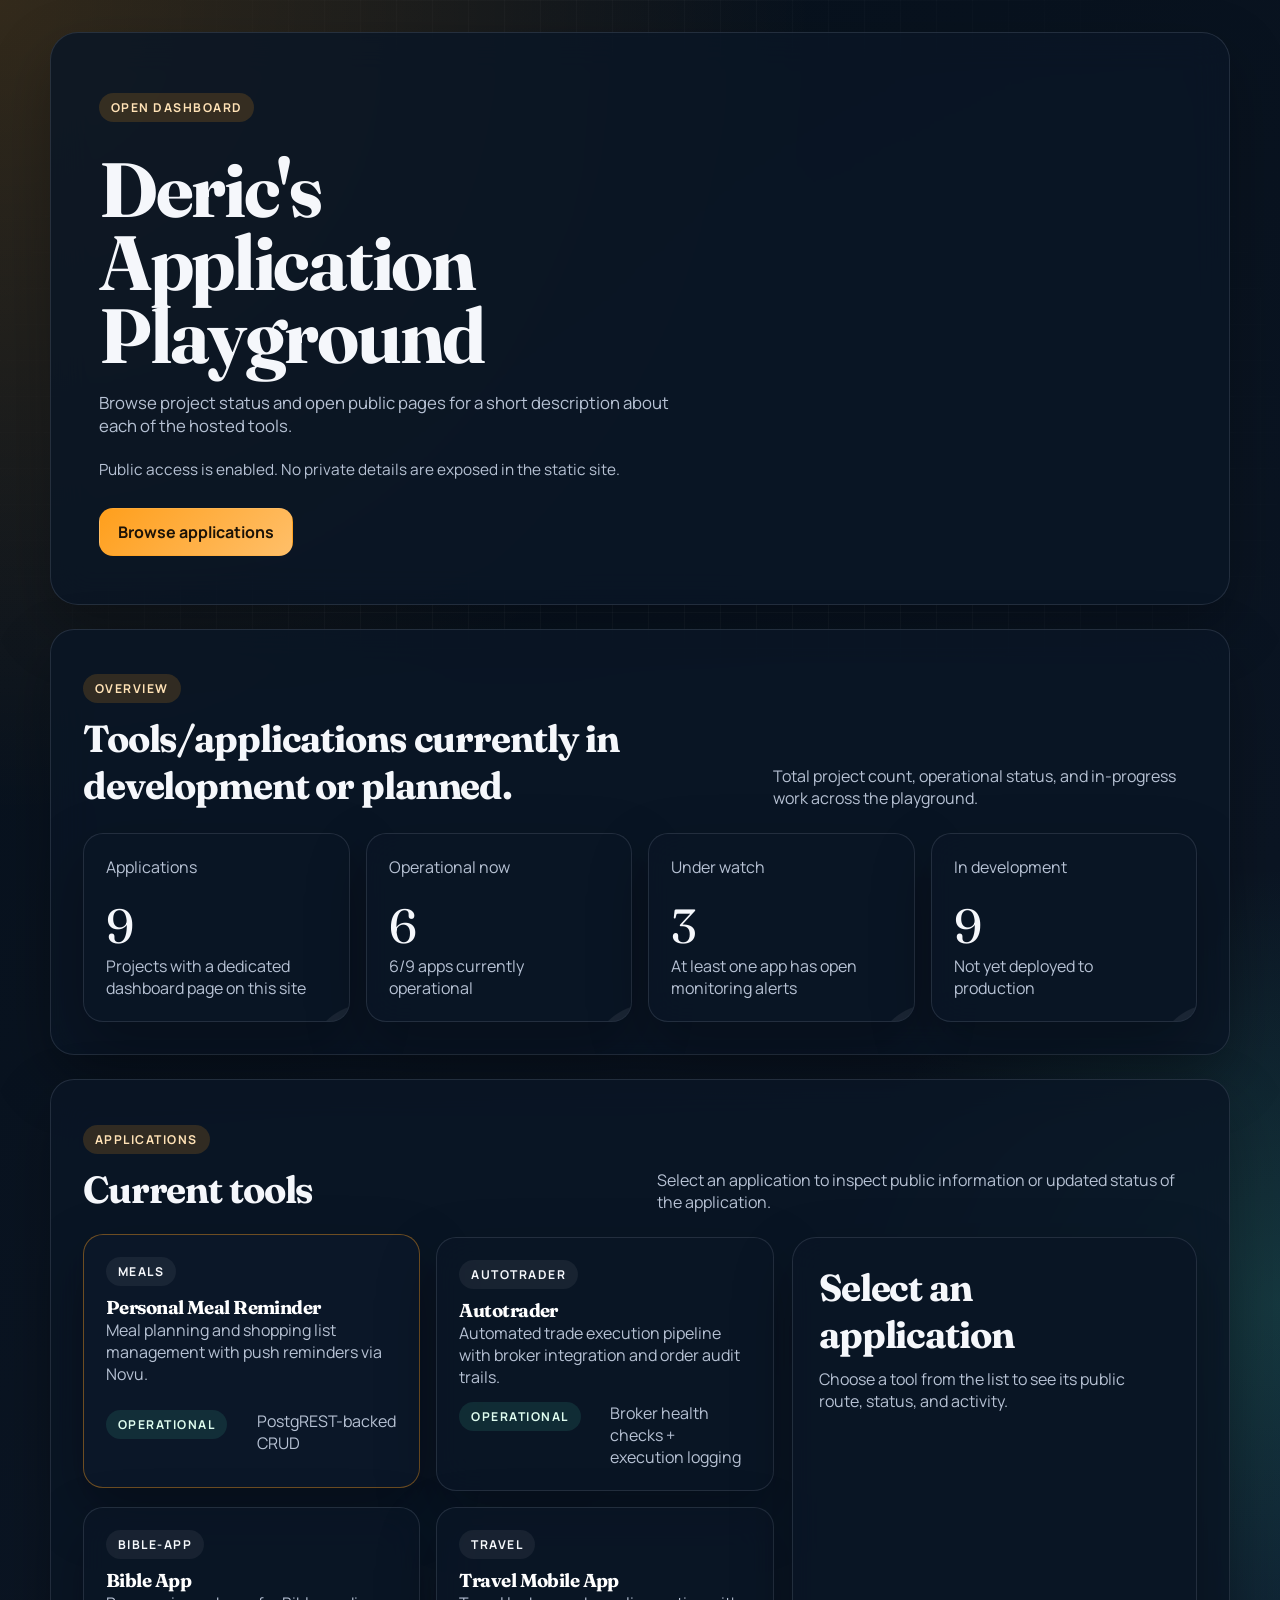
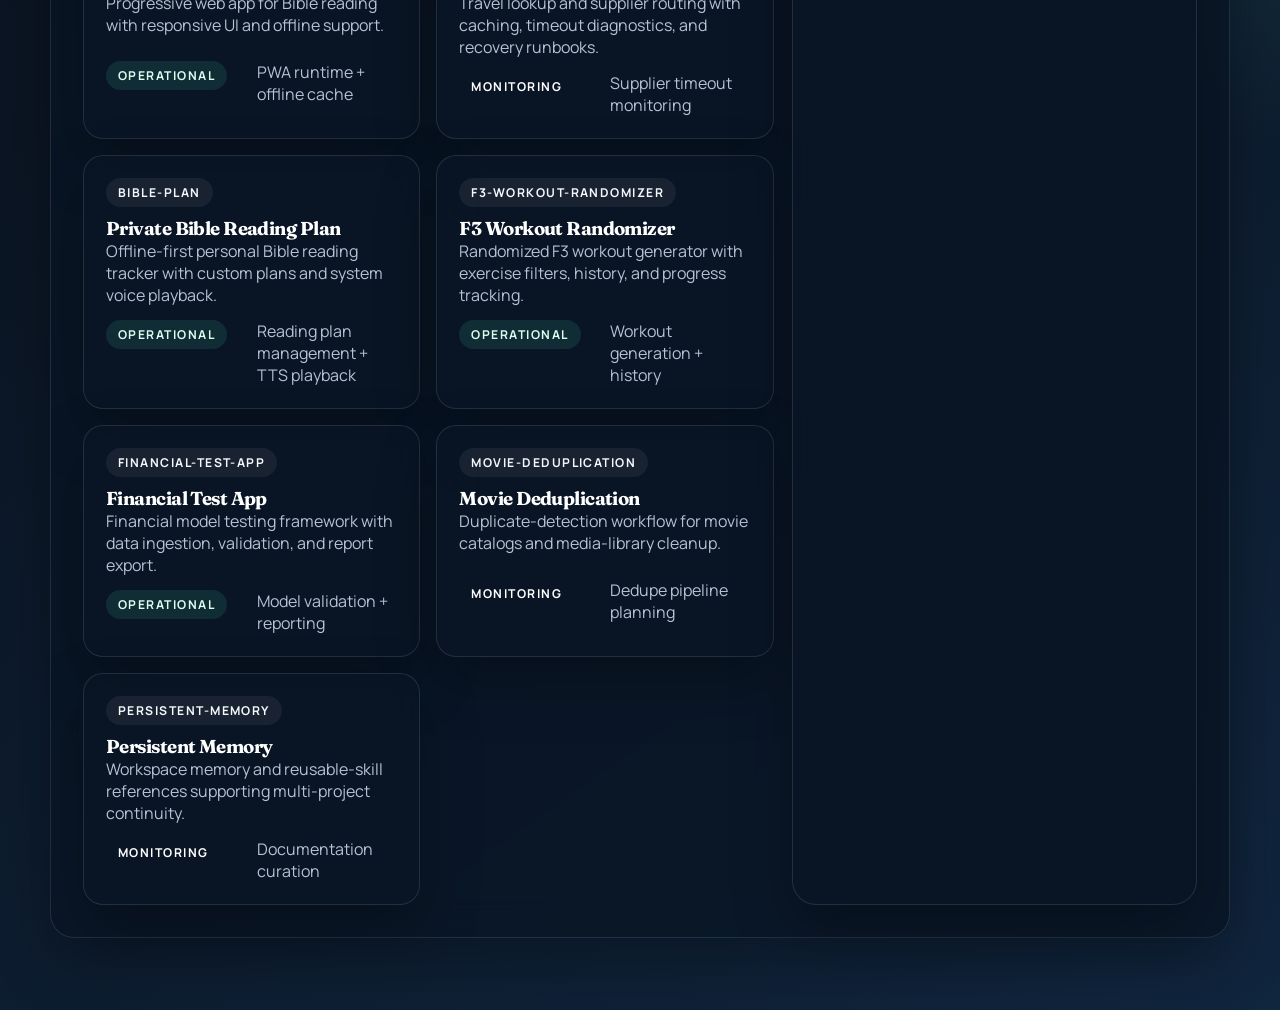
<file: index.html>
<!doctype html>
<html lang="en">
  <head>
    <meta charset="utf-8" />
    <meta name="viewport" content="width=device-width, initial-scale=1" />
    <title>Deric John | API Hosting</title>
    <meta
      name="description"
      content="Dashboard for Deric John's hosted tools and public API status."
    />
    <link rel="preconnect" href="https://fonts.googleapis.com" />
    <link rel="preconnect" href="https://fonts.gstatic.com" crossorigin />
    <link
      href="https://fonts.googleapis.com/css2?family=Fraunces:opsz,wght@9..144,600;9..144,700&family=Manrope:wght@400;500;600;700&display=swap"
      rel="stylesheet"
    />
    <link rel="stylesheet" href="styles.css" />
  </head>
  <body>
    <div class="site-shell">
      <header class="hero">
        <div class="hero-copy">
          <div class="hero-topline">
            <p class="eyebrow" id="welcomeEyebrow">Open dashboard</p>
          </div>
          <h1>Deric's Application Playground</h1>
          <p class="hero-text">
            Browse project status and open public pages for a short description
            about each of the hosted tools.
          </p>
          <div class="hero-auth">
            <p id="authStatus" class="owner-note">
              Public access is enabled. No private details are exposed in the
              static site.
            </p>
          </div>
          <div class="hero-links">
            <a class="button primary" href="#toolGrid">Browse applications</a>
          </div>
        </div>
      </header>

      <main class="page-grid">
        <section class="section-block">
          <div class="section-heading">
            <div>
              <p class="eyebrow">Overview</p>
              <h2>Tools/applications currently in development or planned.</h2>
            </div>
            <p class="section-text">
              Total project count, operational status, and in-progress work
              across the playground.
            </p>
          </div>
          <div class="stats-grid" id="statsGrid"></div>
        </section>

        <section class="section-block tools-section">
          <div class="section-heading">
            <div>
              <p class="eyebrow">Applications</p>
              <h2>Current tools</h2>
            </div>
            <p class="section-text">
              Select an application to inspect public information or updated
              status of the application.
            </p>
          </div>
          <div class="tools-layout">
            <div class="tool-grid" id="toolGrid"></div>
            <aside
              class="detail-panel"
              id="detailPanel"
              aria-live="polite"
            ></aside>
          </div>
        </section>

        <section
          class="section-block auth-required"
          id="ownerOnlySection"
          hidden
        >
          <div class="section-heading">
            <div>
              <p class="eyebrow">Owner access</p>
              <h2>Private project notes</h2>
            </div>
          </div>
          <div id="ownerOnlyContent"></div>
        </section>
      </main>
    </div>

    <noscript>
      <div class="noscript-banner">
        This landing page uses JavaScript to render tool cards and the detail
        panel.
      </div>
    </noscript>

    <script src="site-config.js"></script>
    <script src="app.js"></script>
  </body>
</html>
</file>
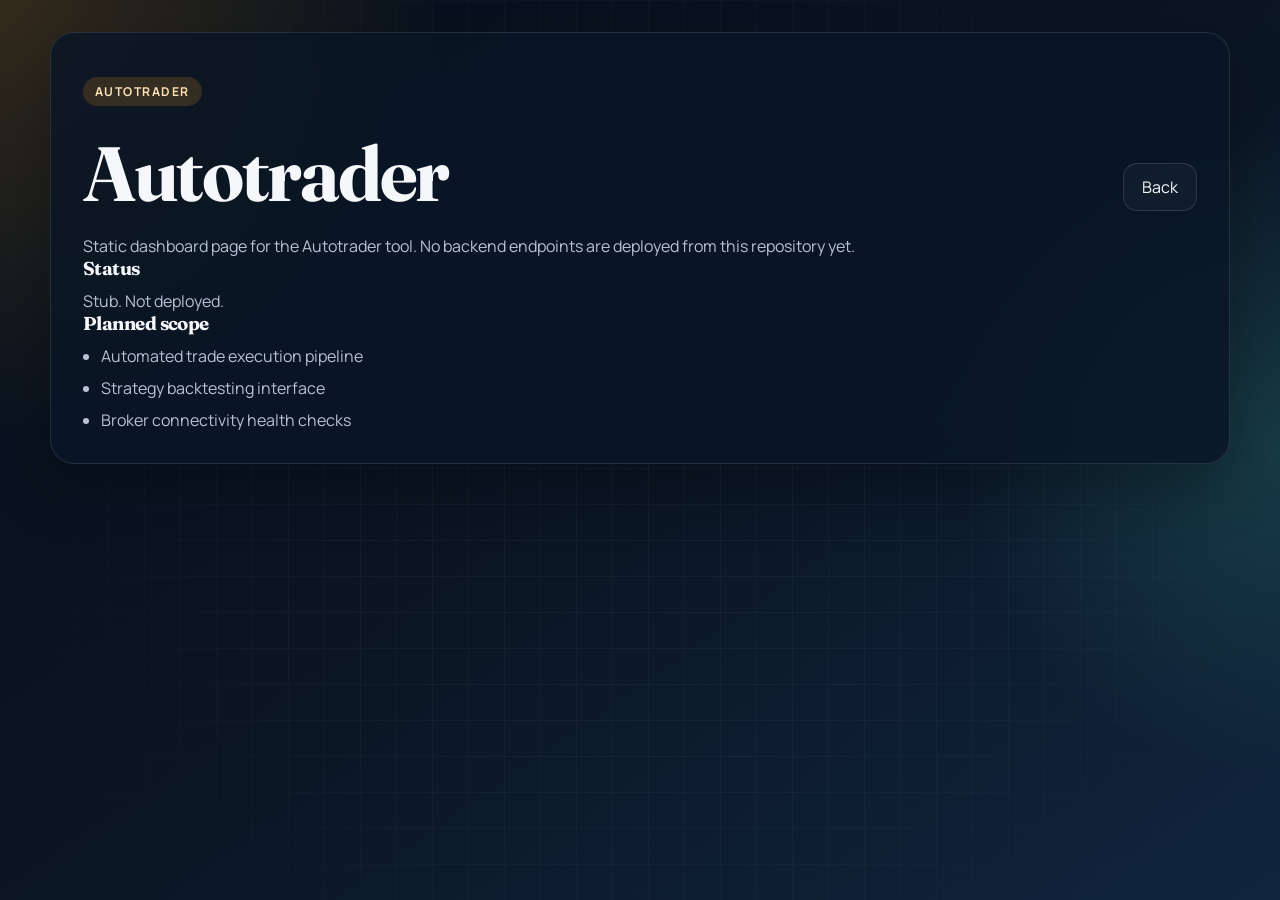
<file: autotrader/index.html>
<!DOCTYPE html>
<html lang="en">
  <head>
    <meta charset="UTF-8" />
    <meta name="viewport" content="width=device-width, initial-scale=1.0" />
    <title>Autotrader</title>
    <link rel="preconnect" href="https://fonts.googleapis.com" />
    <link rel="preconnect" href="https://fonts.gstatic.com" crossorigin />
    <link href="https://fonts.googleapis.com/css2?family=Fraunces:opsz,wght@9..144,600;9..144,700&family=Manrope:wght@400;500;600;700&display=swap" rel="stylesheet" />
    <link rel="stylesheet" href="../styles.css" />
  </head>
  <body>
    <div class="site-shell">
      <section class="section-block">
        <div class="section-heading">
          <div>
            <p class="eyebrow">Autotrader</p>
            <h1>Autotrader</h1>
          </div>
          <a class="button secondary" href="../index.html">Back</a>
        </div>
        <p class="detail-copy">Static dashboard page for the Autotrader tool. No backend endpoints are deployed from this repository yet.</p>
        <div class="detail-section">
          <h3>Status</h3>
          <p class="detail-copy">Stub. Not deployed.</p>
        </div>
        <div class="detail-section">
          <h3>Planned scope</h3>
          <ul class="detail-list">
            <li>Automated trade execution pipeline</li>
            <li>Strategy backtesting interface</li>
            <li>Broker connectivity health checks</li>
          </ul>
        </div>
      </section>
    </div>
    <script src="autotrader-config.js"></script>
    <script>
      const statusEl = document.getElementById("status");
    </script>
  </body>
</html>
</file>
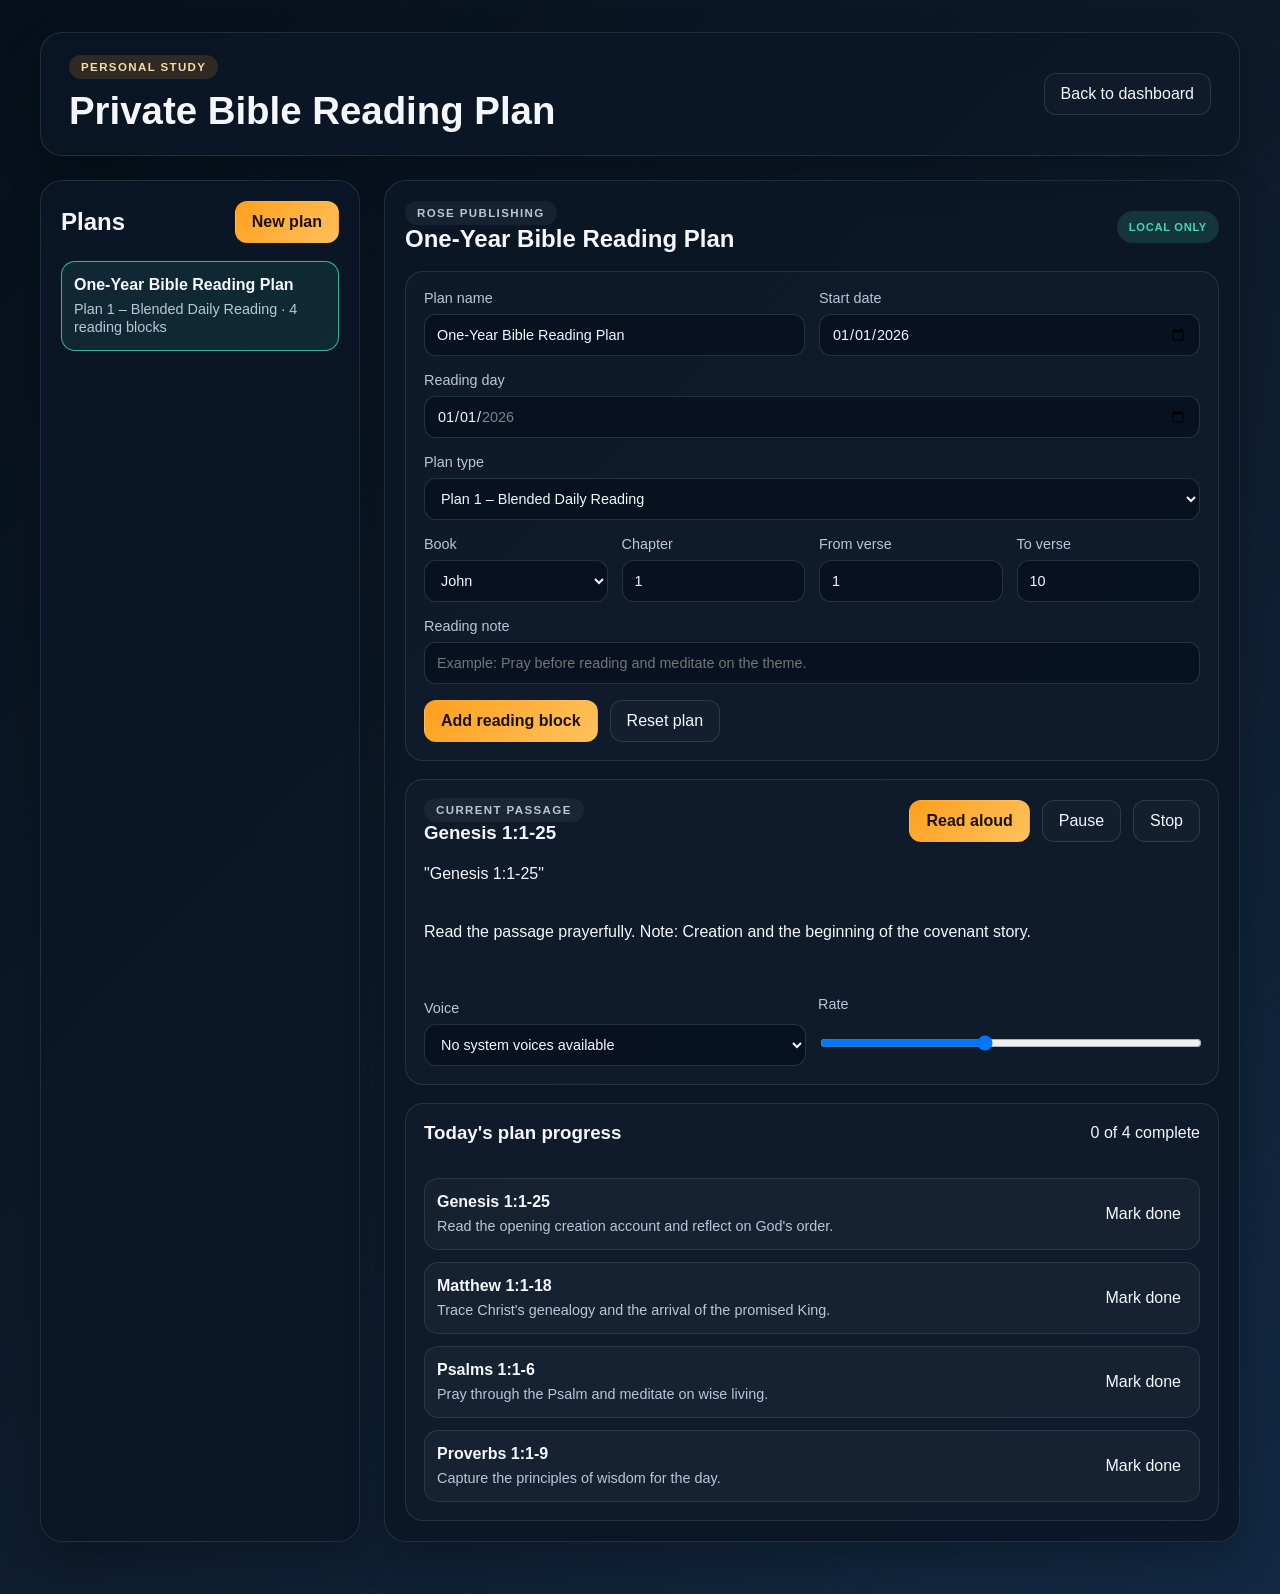
<file: bible-plan/index.html>
<!doctype html>
<html lang="en">
  <head>
    <meta charset="UTF-8" />
    <meta name="viewport" content="width=device-width, initial-scale=1.0" />
    <title>Private Bible Reading Plan</title>
    <meta
      name="description"
      content="Local-only Bible reading planner with custom plans and text-to-speech audio."
    />
    <link rel="stylesheet" href="styles.css" />
  </head>
  <body>
    <div class="shell">
      <header class="topbar">
        <div>
          <p class="eyebrow">Personal study</p>
          <h1>Private Bible Reading Plan</h1>
        </div>
        <a class="button secondary" href="../index.html">Back to dashboard</a>
      </header>

      <main class="layout">
        <aside class="panel">
          <div class="panel-header">
            <h2>Plans</h2>
            <button id="newPlanBtn" class="button primary" type="button">New plan</button>
          </div>

          <div id="planList" class="plan-list" aria-live="polite"></div>
        </aside>

        <section class="panel main-panel">
          <div class="panel-header">
            <div>
              <p class="eyebrow subtle">Rose Publishing</p>
              <h2 id="activePlanTitle">Loading plan…</h2>
            </div>
            <div class="status-pill" id="planStatus">Offline</div>
          </div>

          <form id="planForm" class="plan-form">
            <div class="field-grid">
              <label>
                Plan name
                <input id="planNameInput" name="planName" type="text" placeholder="Example: One-Year Bible Reading Plan" />
              </label>
              <label>
                Start date
                <input id="planDateInput" name="planDate" type="date" />
              </label>
            </div>

            <div class="field-grid single">
              <label>
                Reading day
                <input id="readingDateInput" name="readingDate" type="date" />
              </label>
            </div>

            <div class="field-grid single">
              <label>
                Plan type
                <select id="planTemplateSelect" name="planType">
                  <option value="plan1">Plan 1 – Blended Daily Reading</option>
                  <option value="plan2">Plan 2 – Seven-Section Rotation</option>
                  <option value="plan3">Plan 3 – Cover-to-Cover Order</option>
                </select>
              </label>
            </div>

            <div class="field-grid compact">
              <label>
                Book
                <select id="bookSelect" name="book"></select>
              </label>
              <label>
                Chapter
                <input id="chapterInput" name="chapter" type="number" min="1" value="1" />
              </label>
              <label>
                From verse
                <input id="fromVerseInput" name="fromVerse" type="number" min="1" value="1" />
              </label>
              <label>
                To verse
                <input id="toVerseInput" name="toVerse" type="number" min="1" value="10" />
              </label>
            </div>

            <div class="field-grid single">
              <label>
                Reading note
                <input id="noteInput" name="note" type="text" placeholder="Example: Pray before reading and meditate on the theme." />
              </label>
            </div>

            <div class="form-actions">
              <button type="submit" class="button primary">Add reading block</button>
              <button type="button" id="clearPlanBtn" class="button secondary">Reset plan</button>
            </div>
          </form>

          <div class="reading-panel">
            <div class="passage-header">
              <div>
                <p class="eyebrow subtle">Current passage</p>
                <h3 id="selectedPassageTitle">No passage selected</h3>
              </div>
              <div class="audio-controls" aria-label="Audio controls">
                <button id="speakBtn" class="button primary" type="button">Read aloud</button>
                <button id="pauseBtn" class="button secondary" type="button">Pause</button>
                <button id="stopBtn" class="button secondary" type="button">Stop</button>
              </div>
            </div>

            <div id="selectedPassageText" class="passage-text">
              Choose a reading block to begin.
            </div>

            <div class="voice-controls">
              <label>
                Voice
                <select id="voiceSelect"></select>
              </label>
              <label>
                Rate
                <input id="rateInput" type="range" min="0.7" max="1.4" step="0.1" value="1" />
              </label>
            </div>
          </div>

          <div class="progress-panel">
            <div class="progress-header">
              <h3>Today's plan progress</h3>
              <span id="progressSummary">0 of 0 complete</span>
            </div>
            <div id="progressList" class="progress-list"></div>
          </div>
        </section>
      </main>
    </div>

    <script src="app.js"></script>
  </body>
</html>
</file>
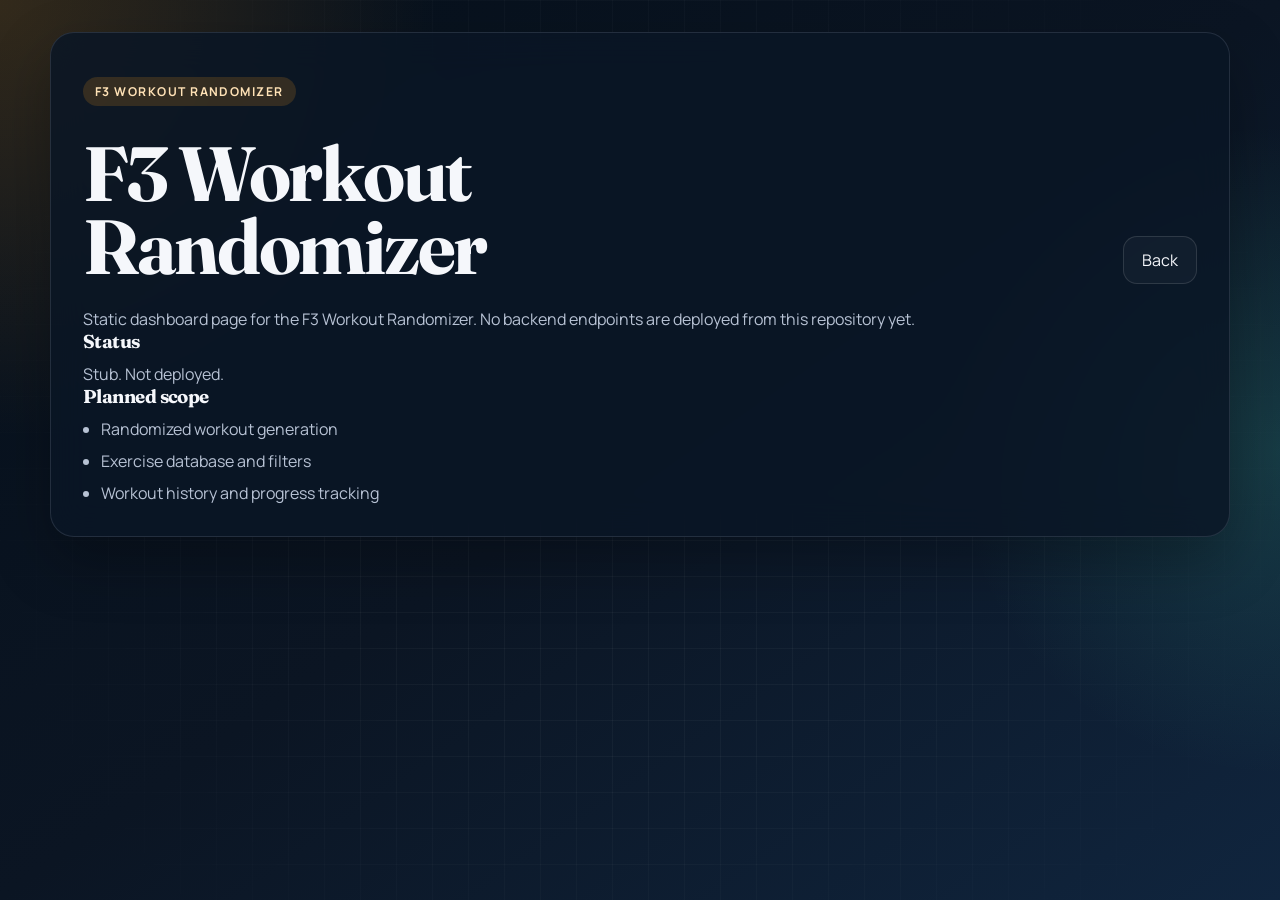
<file: f3-workout-randomizer/index.html>
<!DOCTYPE html>
<html lang="en">
  <head>
    <meta charset="UTF-8" />
    <meta name="viewport" content="width=device-width, initial-scale=1.0" />
    <title>F3 Workout Randomizer</title>
    <link rel="preconnect" href="https://fonts.googleapis.com" />
    <link rel="preconnect" href="https://fonts.gstatic.com" crossorigin />
    <link href="https://fonts.googleapis.com/css2?family=Fraunces:opsz,wght@9..144,600;9..144,700&family=Manrope:wght@400;500;600;700&display=swap" rel="stylesheet" />
    <link rel="stylesheet" href="../styles.css" />
  </head>
  <body>
    <div class="site-shell">
      <section class="section-block">
        <div class="section-heading">
          <div>
            <p class="eyebrow">F3 Workout Randomizer</p>
            <h1>F3 Workout Randomizer</h1>
          </div>
          <a class="button secondary" href="../index.html">Back</a>
        </div>
        <p class="detail-copy">Static dashboard page for the F3 Workout Randomizer. No backend endpoints are deployed from this repository yet.</p>
        <div class="detail-section">
          <h3>Status</h3>
          <p class="detail-copy">Stub. Not deployed.</p>
        </div>
        <div class="detail-section">
          <h3>Planned scope</h3>
          <ul class="detail-list">
            <li>Randomized workout generation</li>
            <li>Exercise database and filters</li>
            <li>Workout history and progress tracking</li>
          </ul>
        </div>
      </section>
    </div>
    <script src="f3-workout-randomizer-config.js"></script>
    <script>
      const statusEl = document.getElementById("status");
    </script>
  </body>
</html>
</file>
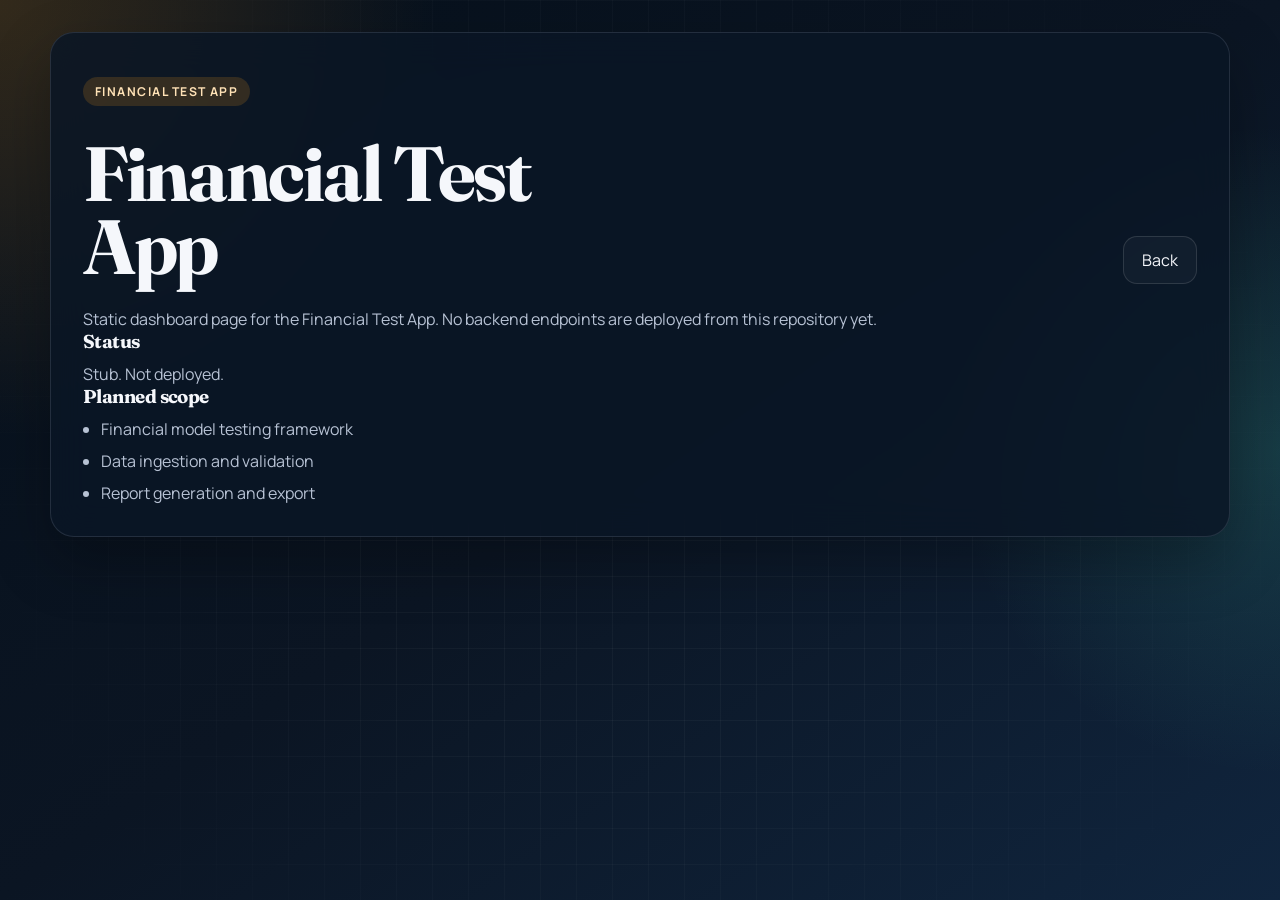
<file: financial-test-app/index.html>
<!DOCTYPE html>
<html lang="en">
  <head>
    <meta charset="UTF-8" />
    <meta name="viewport" content="width=device-width, initial-scale=1.0" />
    <title>Financial Test App</title>
    <link rel="preconnect" href="https://fonts.googleapis.com" />
    <link rel="preconnect" href="https://fonts.gstatic.com" crossorigin />
    <link href="https://fonts.googleapis.com/css2?family=Fraunces:opsz,wght@9..144,600;9..144,700&family=Manrope:wght@400;500;600;700&display=swap" rel="stylesheet" />
    <link rel="stylesheet" href="../styles.css" />
  </head>
  <body>
    <div class="site-shell">
      <section class="section-block">
        <div class="section-heading">
          <div>
            <p class="eyebrow">Financial Test App</p>
            <h1>Financial Test App</h1>
          </div>
          <a class="button secondary" href="../index.html">Back</a>
        </div>
        <p class="detail-copy">Static dashboard page for the Financial Test App. No backend endpoints are deployed from this repository yet.</p>
        <div class="detail-section">
          <h3>Status</h3>
          <p class="detail-copy">Stub. Not deployed.</p>
        </div>
        <div class="detail-section">
          <h3>Planned scope</h3>
          <ul class="detail-list">
            <li>Financial model testing framework</li>
            <li>Data ingestion and validation</li>
            <li>Report generation and export</li>
          </ul>
        </div>
      </section>
    </div>
  <script src="financial-test-app-config.js"></script>
  <script>
    const statusEl = document.getElementById("status");
  </script>
</body>
</html>
</file>
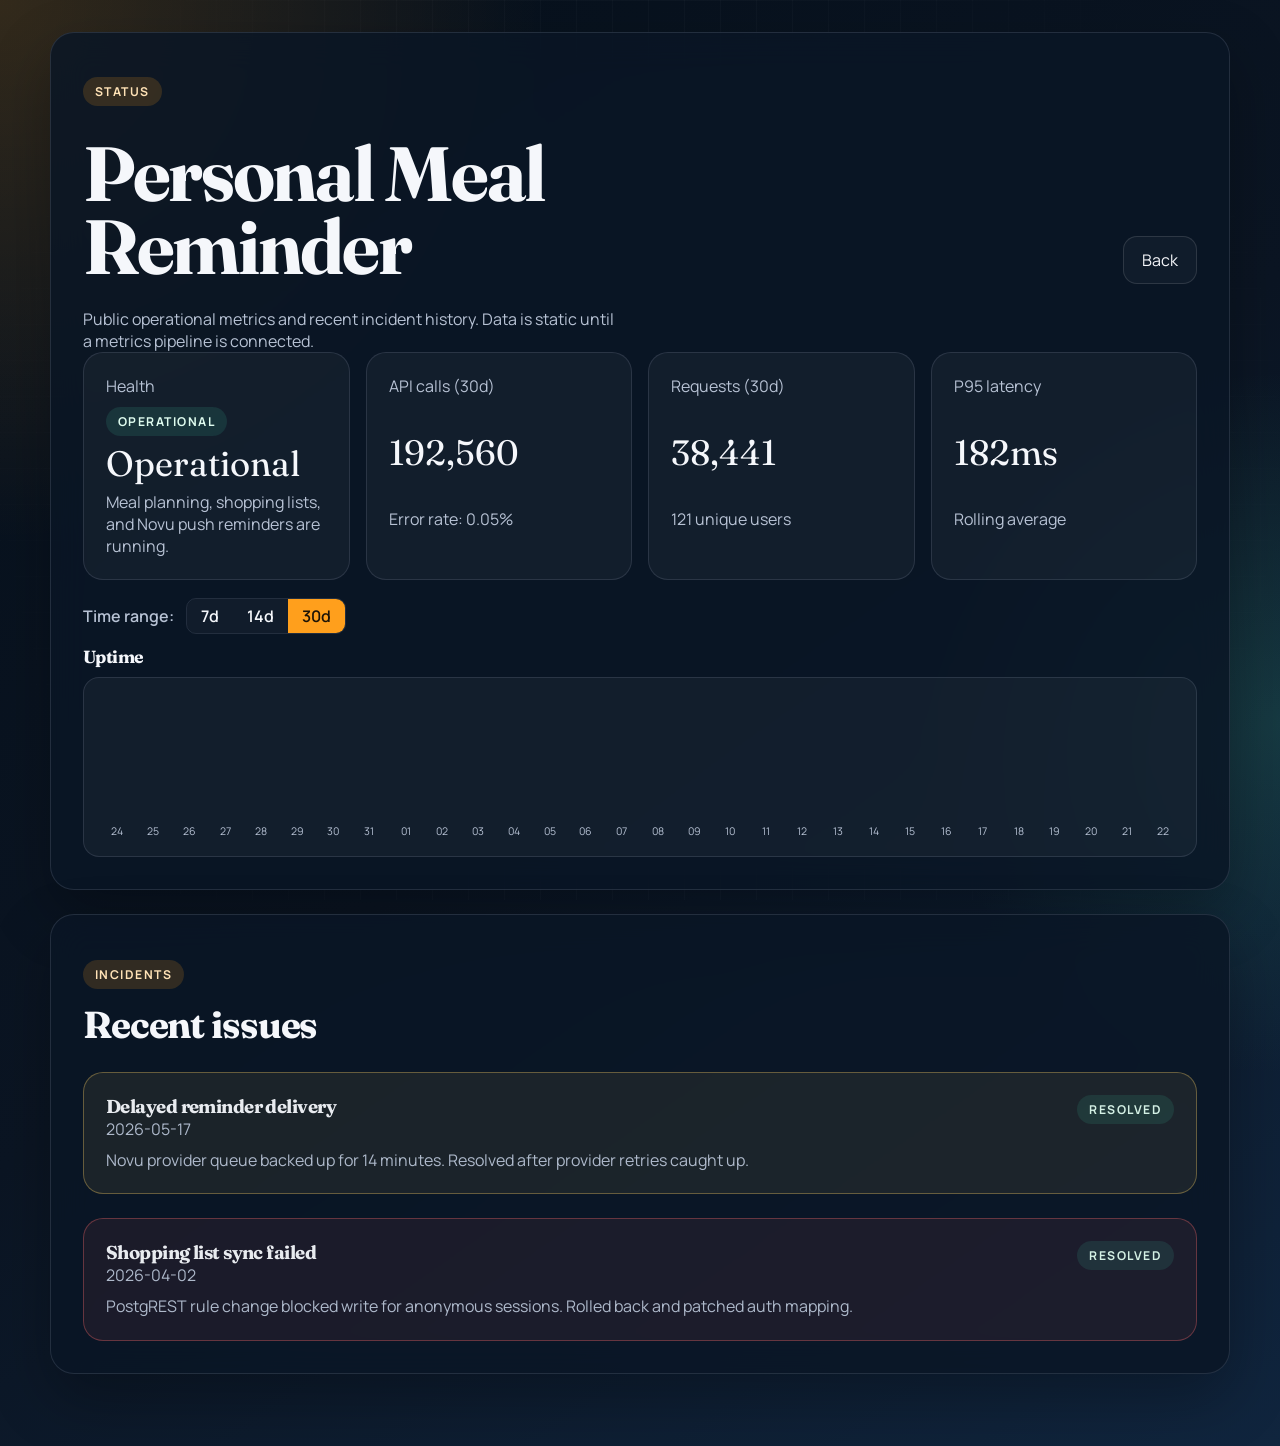
<file: meals/index.html>
<!DOCTYPE html>
<html lang="en">
<head>
  <meta charset="UTF-8" />
  <meta name="viewport" content="width=device-width, initial-scale=1.0" />
  <title>Personal Meal Reminder | Status</title>
  <link rel="preconnect" href="https://fonts.googleapis.com">
  <link rel="preconnect" href="https://fonts.gstatic.com" crossorigin>
  <link href="https://fonts.googleapis.com/css2?family=Fraunces:opsz,wght@9..144,600;9..144,700&family=Manrope:wght@400;500;600;700&display=swap" rel="stylesheet">
  <link rel="stylesheet" href="../styles.css">
  <style>
    .metrics-grid {
      display: grid;
      grid-template-columns: repeat(auto-fit, minmax(220px, 1fr));
      gap: 16px;
    }
    .metric-card {
      border-radius: 20px;
      padding: 22px;
      background: rgba(255, 255, 255, 0.04);
      border: 1px solid rgba(148, 163, 184, 0.18);
      display: grid;
      gap: 10px;
    }
    .metric-value {
      font-family: "Fraunces", serif;
      font-size: clamp(1.6rem, 3vw, 2.2rem);
      color: var(--text);
      line-height: 1;
      position: relative;
    }
    .metric-label,
    .metric-footnote {
      margin: 0;
      color: var(--muted);
      position: relative;
    }
    .incident {
      border-radius: 20px;
      padding: 22px;
      background: rgba(255, 255, 255, 0.04);
      border: 1px solid rgba(148, 163, 184, 0.18);
      display: grid;
      gap: 10px;
    }
    .incident[data-resolved="true"] {
      border-color: rgba(148, 163, 184, 0.12);
      opacity: .95;
    }
    .incident[data-severity="major"] {
      border-color: rgba(255, 107, 107, 0.35);
      background: rgba(255, 107, 107, 0.08);
    }
    .incident[data-severity="minor"] {
      border-color: rgba(255, 209, 102, 0.35);
      background: rgba(255, 209, 102, 0.08);
    }
    .incident-meta {
      display: flex;
      gap: 10px;
      align-items: center;
      flex-wrap: wrap;
    }
    .incident-footnote {
      margin: 0;
      color: var(--muted);
      position: relative;
      line-height: 1.35;
    }
    .range-bar {
      display: flex;
      align-items: center;
      gap: 12px;
      margin: 18px 0 12px;
      flex-wrap: wrap;
    }
    .range-bar span {
      font-weight: 600;
      color: var(--muted);
    }
    .range-options {
      display: inline-flex;
      border-radius: 10px;
      overflow: hidden;
      border: 1px solid var(--border);
    }
    .range-options button {
      background: rgba(255, 255, 255, 0.03);
      border: none;
      color: var(--text);
      padding: 6px 14px;
      cursor: pointer;
      font-weight: 600;
      font-family: inherit;
    }
    .range-options button:hover {
      background: rgba(255, 255, 255, 0.07);
    }
    .range-options button.active {
      background: var(--accent);
      color: #1c1307;
    }
    .uptime-chart {
      display: flex;
      align-items: flex-end;
      gap: 6px;
      height: 180px;
      padding: 18px;
      background: rgba(255, 255, 255, 0.04);
      border: 1px solid var(--border);
      border-radius: 16px;
      overflow-x: auto;
    }
    .chart-bar-wrap {
      flex: 1;
      min-width: 18px;
      display: flex;
      flex-direction: column;
      align-items: center;
      gap: 8px;
    }
    .chart-bar {
      width: 100%;
      background: var(--accent);
      border-radius: 4px 4px 0 0;
      transition: height .2s ease;
    }
    .chart-label {
      font-size: 0.66rem;
      color: var(--muted);
      white-space: nowrap;
    }
    .chart-tooltip {
      font-size: 0.7rem;
      color: var(--text);
      background: rgba(0,0,0,0.6);
      padding: 2px 6px;
      border-radius: 4px;
      margin-top: 4px;
      opacity: 0;
      transition: opacity .12s ease;
      position: absolute;
      pointer-events: none;
    }
    .chart-bar-wrap {
      position: relative;
    }
    .chart-bar-wrap:hover .chart-tooltip {
      opacity: 1;
    }
    .uptime-section h3 {
      margin: 0 0 10px;
      font-family: "Fraunces", serif;
      font-size: 1.1rem;
    }
  </style>
</head>
<body>
  <div class="site-shell">
    <section class="section-block">
      <div class="section-heading">
        <div>
          <p class="eyebrow">Status</p>
          <h1>Personal Meal Reminder</h1>
        </div>
        <a class="button secondary" href="../index.html">Back</a>
      </div>
      <p class="section-text">Public operational metrics and recent incident history. Data is static until a metrics pipeline is connected.</p>
      <div class="metrics-grid" id="metrics"></div>

      <div class="uptime-section">
        <div class="range-bar">
          <span>Time range:</span>
          <div class="range-options" id="rangeOptions">
            <button data-range="7">7d</button>
            <button data-range="14">14d</button>
            <button class="active" data-range="30">30d</button>
          </div>
        </div>
        <h3>Uptime</h3>
        <div class="uptime-chart" id="uptimeChart"></div>
      </div>
    </section>

    <section class="section-block" style="margin-top: 24px;">
      <div class="section-heading">
        <div>
          <p class="eyebrow">Incidents</p>
          <h2>Recent issues</h2>
        </div>
      </div>
      <div class="page-grid" id="incidents"></div>
    </section>
  </div>

  <script src="meal-config.js"></script>
  <script>
    const statusEl = document.getElementById("metrics");
    const data = window.mealStatus;

    function getRangeData(range) {
      const days = data.daily.slice(-range);
      return {
        uptime: days,
        calls: days.reduce((sum, d) => sum + d.calls, 0),
        requests: days.reduce((sum, d) => sum + d.requests, 0)
      };
    }

    function renderMetrics(range) {
      const rangeData = getRangeData(range);
      const metrics = [
        { label: "Health", value: data.status, footnote: data.summary, pill: true, health: data.health },
        { label: `API calls (${range}d)`, value: rangeData.calls.toLocaleString(), footnote: "Error rate: " + data.api.errorRate },
        { label: `Requests (${range}d)`, value: rangeData.requests.toLocaleString(), footnote: data.traffic.uniqueUsersLast30d + " unique users" },
        { label: "P95 latency", value: data.api.p95Latency, footnote: "Rolling average" }
      ];

      statusEl.innerHTML = metrics.map((m) => {
        const pill = m.pill
          ? `<span class="status-pill" data-health="${m.health}">${m.value}</span><div class="metric-value">${m.value}</div>`
          : `<div class="metric-value">${m.value}</div>`;
        return `
          <article class="metric-card">
            <p class="metric-label">${m.label}</p>
            ${pill}
            <p class="metric-footnote">${m.footnote}</p>
          </article>
        `;
      }).join("");
    }

    function renderChart(range) {
      const rangeData = getRangeData(range);
      const chartEl = document.getElementById("uptimeChart");
      chartEl.innerHTML = rangeData.uptime.map((d) => {
        const height = d.percent < 100 ? d.percent : 100;
        return `
          <div class="chart-bar-wrap">
            <div class="chart-bar" style="height: ${height}%;" title="${d.date}: ${d.percent}%"></div>
            <span class="chart-label">${d.date.slice(3)}</span>
            <span class="chart-tooltip">${d.date}: ${d.percent}%</span>
          </div>
        `;
      }).join("");
    }

    function setRange(range) {
      document.querySelectorAll("#rangeOptions button").forEach((btn) => {
        btn.classList.toggle("active", Number(btn.dataset.range) === range);
      });
      renderMetrics(range);
      renderChart(range);
    }

    document.getElementById("rangeOptions").addEventListener("click", (e) => {
      if (e.target.tagName === "BUTTON") {
        setRange(Number(e.target.dataset.range));
      }
    });

    setRange(30);

    const incidentsEl = document.getElementById("incidents");
    incidentsEl.innerHTML = data.incidents.map((i) => {
      return `
        <article class="incident" data-severity="${i.severity}" data-resolved="${String(i.resolved)}">
          <div style="display:flex;justify-content:space-between;gap:12px;align-items:start;flex-wrap:wrap;">
            <div>
              <h3 style="margin:0;">${i.title}</h3>
              <p class="metric-footnote">${i.date}</p>
            </div>
            <span class="status-pill" data-health="${i.resolved ? 'healthy' : 'degraded'}">
              ${i.resolved ? 'Resolved' : 'Open'}
            </span>
          </div>
          <p class="incident-footnote">${i.detail}</p>
        </article>
      `;
    }).join("");
  </script>
</body>
</html>
</file>
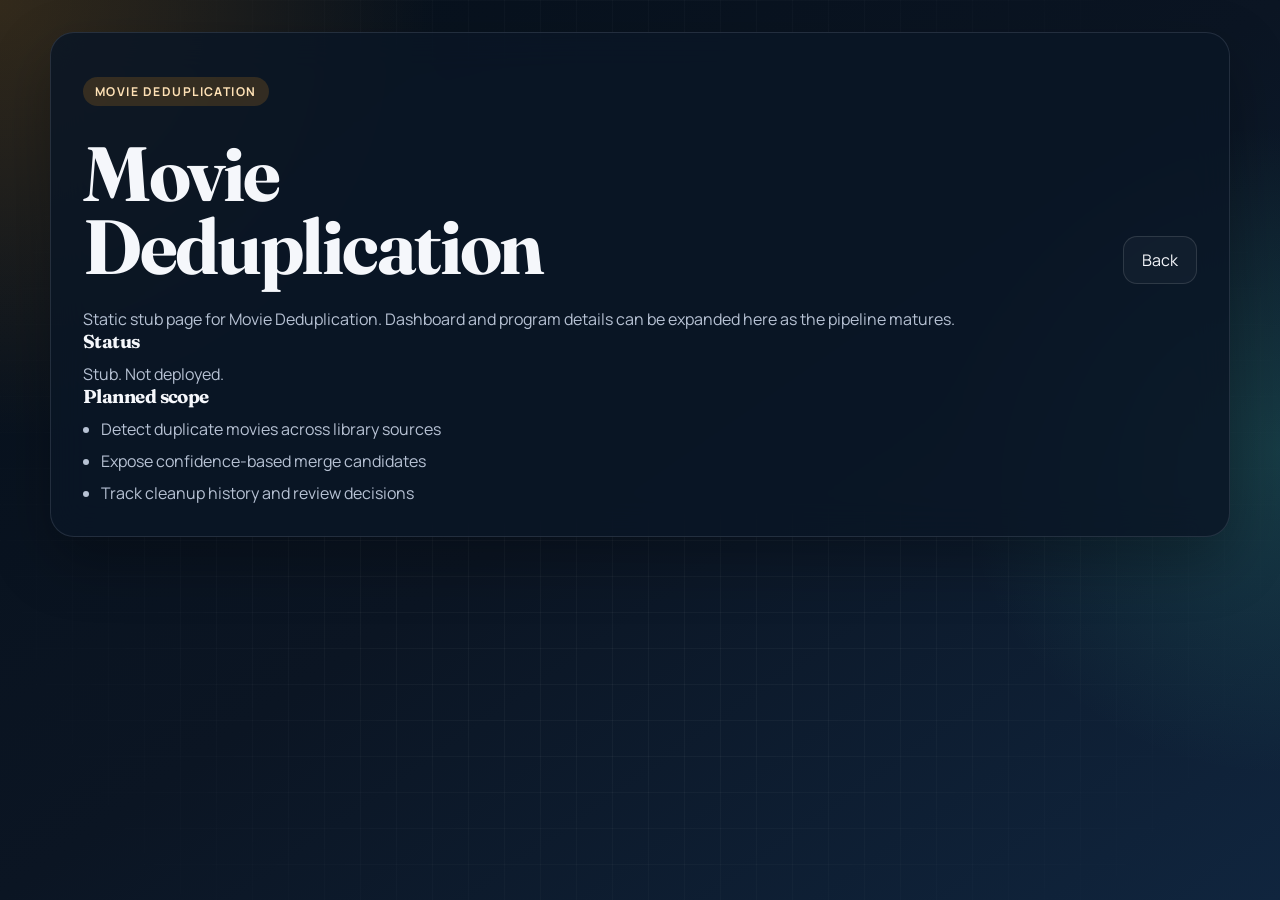
<file: movie-deduplication/index.html>
<!DOCTYPE html>
<html lang="en">
  <head>
    <meta charset="UTF-8" />
    <meta name="viewport" content="width=device-width, initial-scale=1.0" />
    <title>Movie Deduplication</title>
    <link rel="preconnect" href="https://fonts.googleapis.com" />
    <link rel="preconnect" href="https://fonts.gstatic.com" crossorigin />
    <link href="https://fonts.googleapis.com/css2?family=Fraunces:opsz,wght@9..144,600;9..144,700&family=Manrope:wght@400;500;600;700&display=swap" rel="stylesheet" />
    <link rel="stylesheet" href="../styles.css" />
  </head>
  <body>
    <div class="site-shell">
      <section class="section-block">
        <div class="section-heading">
          <div>
            <p class="eyebrow">Movie Deduplication</p>
            <h1>Movie Deduplication</h1>
          </div>
          <a class="button secondary" href="../index.html">Back</a>
        </div>
        <p class="detail-copy">
          Static stub page for Movie Deduplication. Dashboard and program details can be expanded here as the pipeline matures.
        </p>
        <div class="detail-section">
          <h3>Status</h3>
          <p class="detail-copy">Stub. Not deployed.</p>
        </div>
        <div class="detail-section">
          <h3>Planned scope</h3>
          <ul class="detail-list">
            <li>Detect duplicate movies across library sources</li>
            <li>Expose confidence-based merge candidates</li>
            <li>Track cleanup history and review decisions</li>
          </ul>
        </div>
      </section>
    </div>
  </body>
</html>
</file>
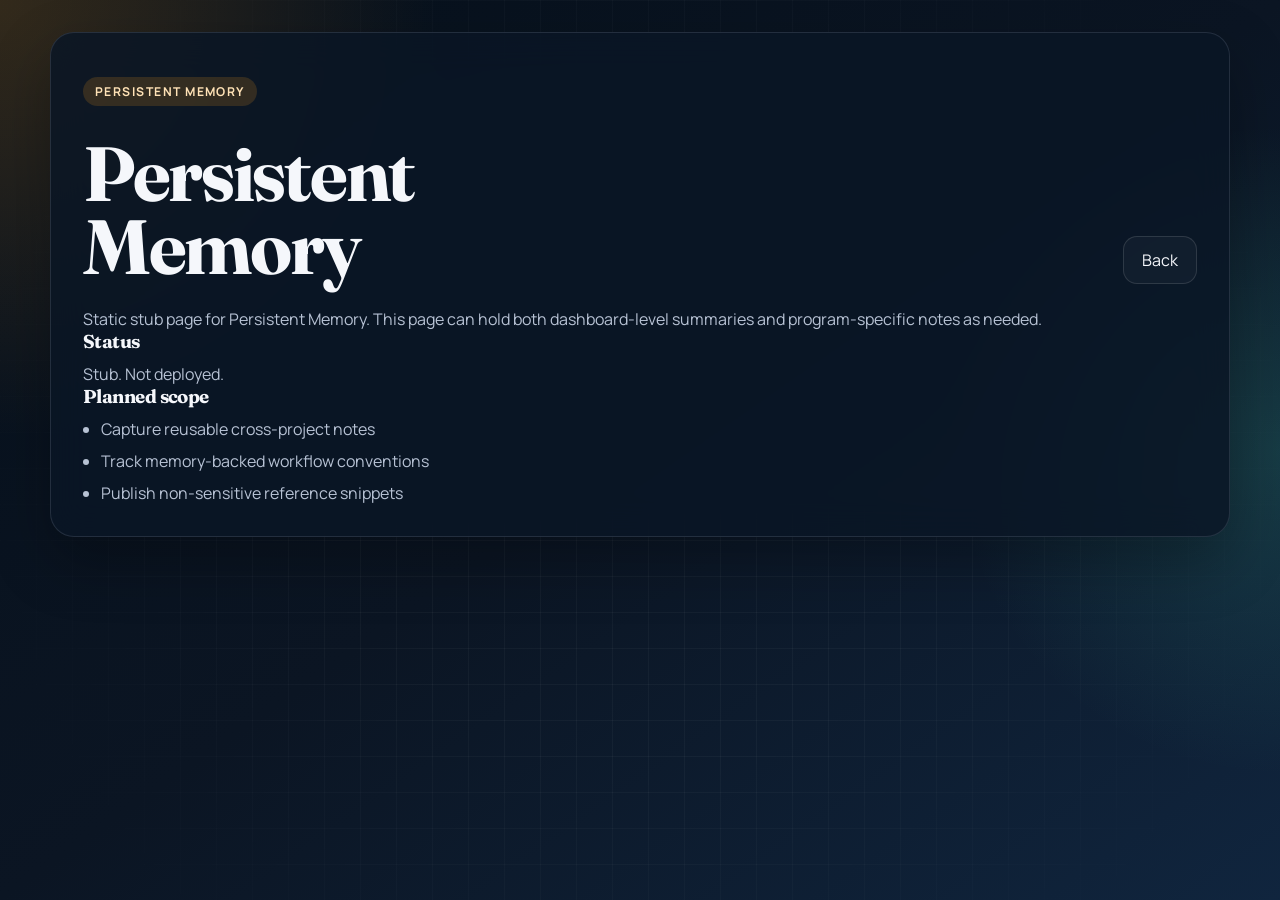
<file: persistent-memory/index.html>
<!DOCTYPE html>
<html lang="en">
  <head>
    <meta charset="UTF-8" />
    <meta name="viewport" content="width=device-width, initial-scale=1.0" />
    <title>Persistent Memory</title>
    <link rel="preconnect" href="https://fonts.googleapis.com" />
    <link rel="preconnect" href="https://fonts.gstatic.com" crossorigin />
    <link href="https://fonts.googleapis.com/css2?family=Fraunces:opsz,wght@9..144,600;9..144,700&family=Manrope:wght@400;500;600;700&display=swap" rel="stylesheet" />
    <link rel="stylesheet" href="../styles.css" />
  </head>
  <body>
    <div class="site-shell">
      <section class="section-block">
        <div class="section-heading">
          <div>
            <p class="eyebrow">Persistent Memory</p>
            <h1>Persistent Memory</h1>
          </div>
          <a class="button secondary" href="../index.html">Back</a>
        </div>
        <p class="detail-copy">
          Static stub page for Persistent Memory. This page can hold both dashboard-level summaries and program-specific notes as needed.
        </p>
        <div class="detail-section">
          <h3>Status</h3>
          <p class="detail-copy">Stub. Not deployed.</p>
        </div>
        <div class="detail-section">
          <h3>Planned scope</h3>
          <ul class="detail-list">
            <li>Capture reusable cross-project notes</li>
            <li>Track memory-backed workflow conventions</li>
            <li>Publish non-sensitive reference snippets</li>
          </ul>
        </div>
      </section>
    </div>
  </body>
</html>
</file>
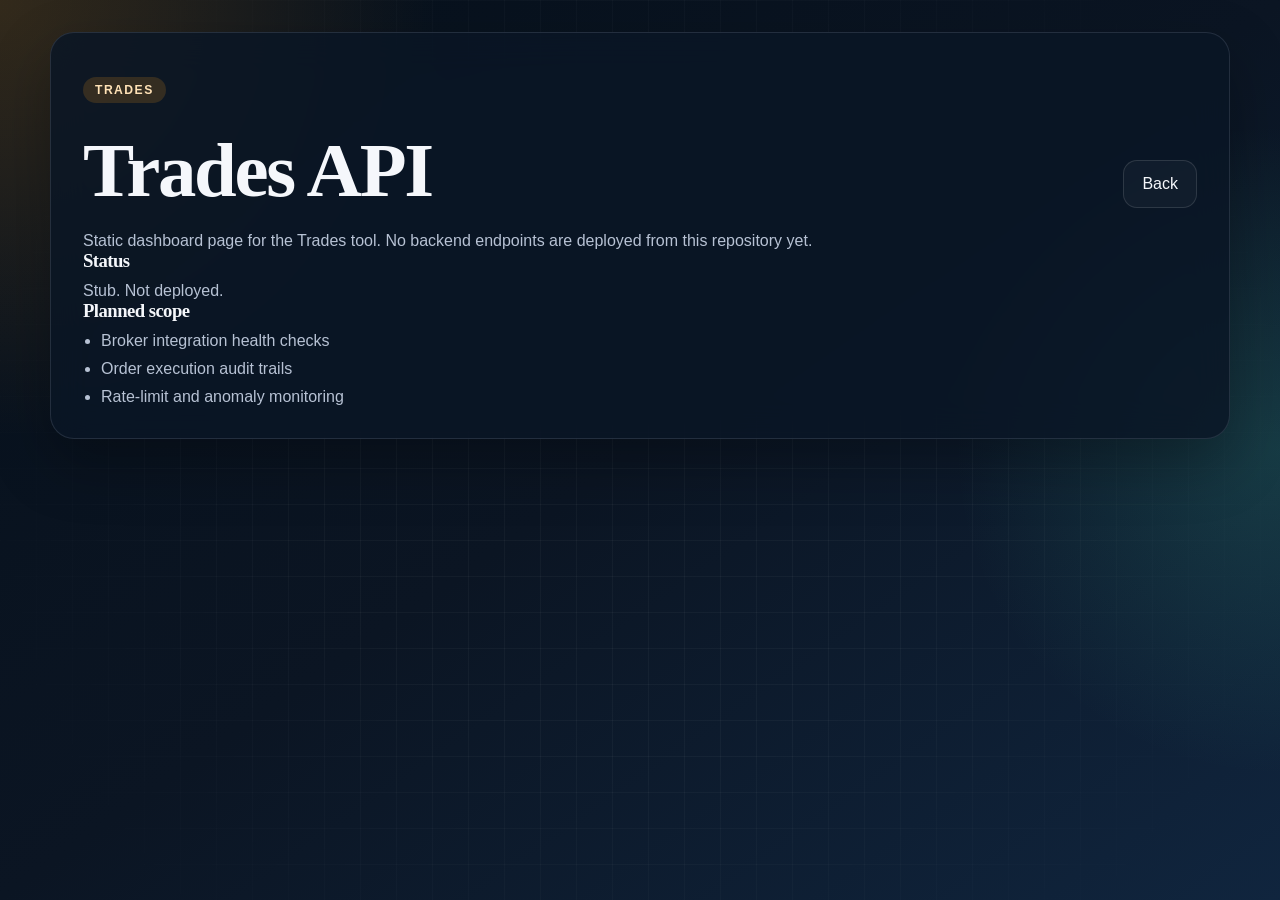
<file: trades/index.html>
<!DOCTYPE html>
<html lang="en">
  <head>
    <meta charset="UTF-8" />
    <meta name="viewport" content="width=device-width, initial-scale=1.0" />
    <title>Trades API</title>
    <link rel="stylesheet" href="../styles.css">
  </head>
  <body>
    <div class="site-shell">
      <section class="section-block">
        <div class="section-heading">
          <div>
            <p class="eyebrow">Trades</p>
            <h1>Trades API</h1>
          </div>
          <a class="button secondary" href="../index.html">Back</a>
        </div>
        <p class="detail-copy">
          Static dashboard page for the Trades tool. No backend endpoints are deployed from this repository yet.
        </p>
        <div class="detail-section">
          <h3>Status</h3>
          <p class="detail-copy">Stub. Not deployed.</p>
        </div>
        <div class="detail-section">
          <h3>Planned scope</h3>
          <ul class="detail-list">
            <li>Broker integration health checks</li>
            <li>Order execution audit trails</li>
            <li>Rate-limit and anomaly monitoring</li>
          </ul>
        </div>
      </section>
    </div>
  </body>
</html>
</file>
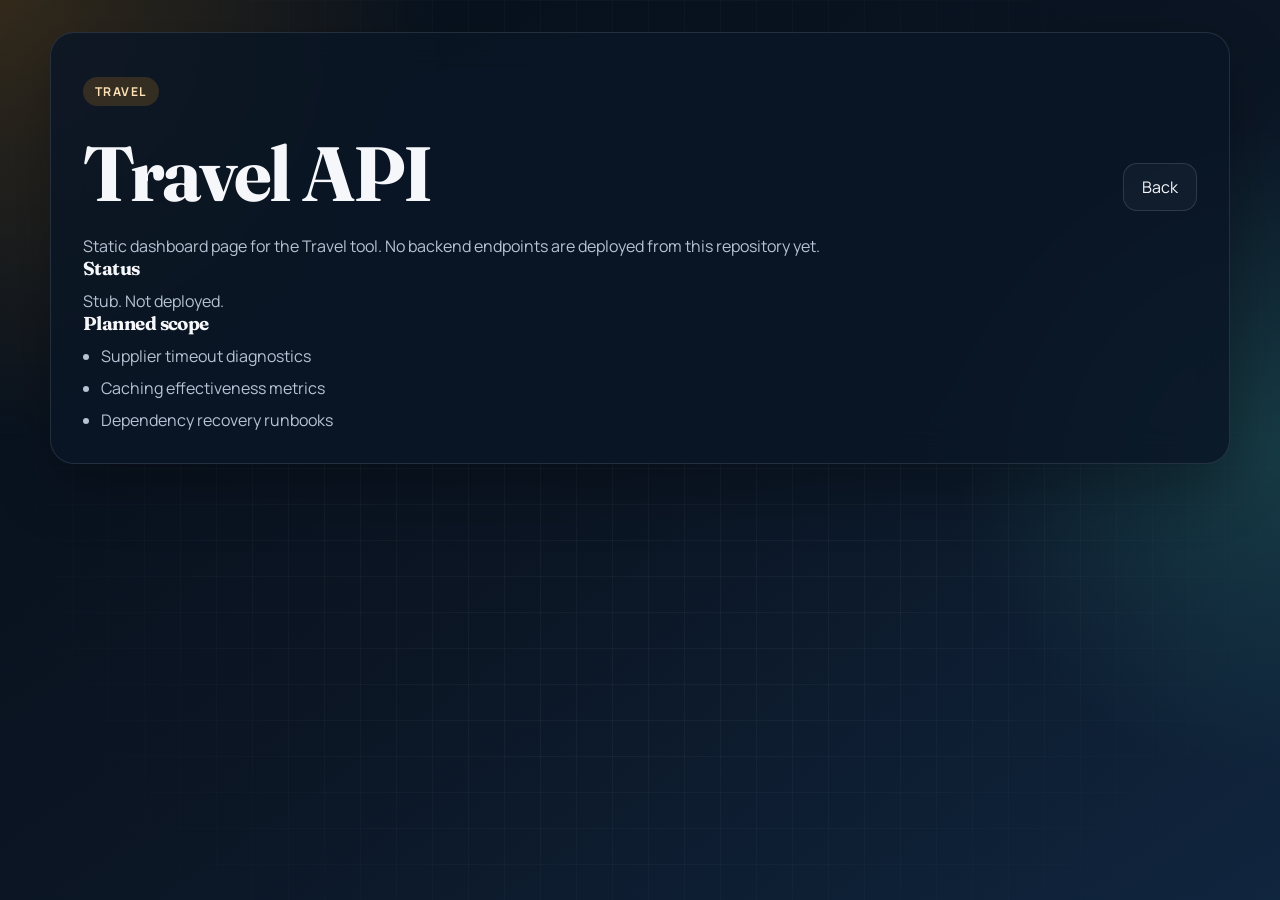
<file: travel/index.html>
<!DOCTYPE html>
<html lang="en">
  <head>
    <meta charset="UTF-8" />
    <meta name="viewport" content="width=device-width, initial-scale=1.0" />
    <title>Travel API</title>
    <link rel="preconnect" href="https://fonts.googleapis.com" />
    <link rel="preconnect" href="https://fonts.gstatic.com" crossorigin />
    <link href="https://fonts.googleapis.com/css2?family=Fraunces:opsz,wght@9..144,600;9..144,700&family=Manrope:wght@400;500;600;700&display=swap" rel="stylesheet" />
    <link rel="stylesheet" href="../styles.css" />
  </head>
  <body>
    <div class="site-shell">
      <section class="section-block">
        <div class="section-heading">
          <div>
            <p class="eyebrow">Travel</p>
            <h1>Travel API</h1>
          </div>
          <a class="button secondary" href="../index.html">Back</a>
        </div>
        <p class="detail-copy">
          Static dashboard page for the Travel tool. No backend endpoints are deployed from this repository yet.
        </p>
        <div class="detail-section">
          <h3>Status</h3>
          <p class="detail-copy">Stub. Not deployed.</p>
        </div>
        <div class="detail-section">
          <h3>Planned scope</h3>
          <ul class="detail-list">
            <li>Supplier timeout diagnostics</li>
            <li>Caching effectiveness metrics</li>
            <li>Dependency recovery runbooks</li>
          </ul>
        </div>
      </section>
    </div>
    <script src="travel-config.js"></script>
    <script>
      const statusEl = document.getElementById("status");
    </script>
  </body>
</html>
</file>
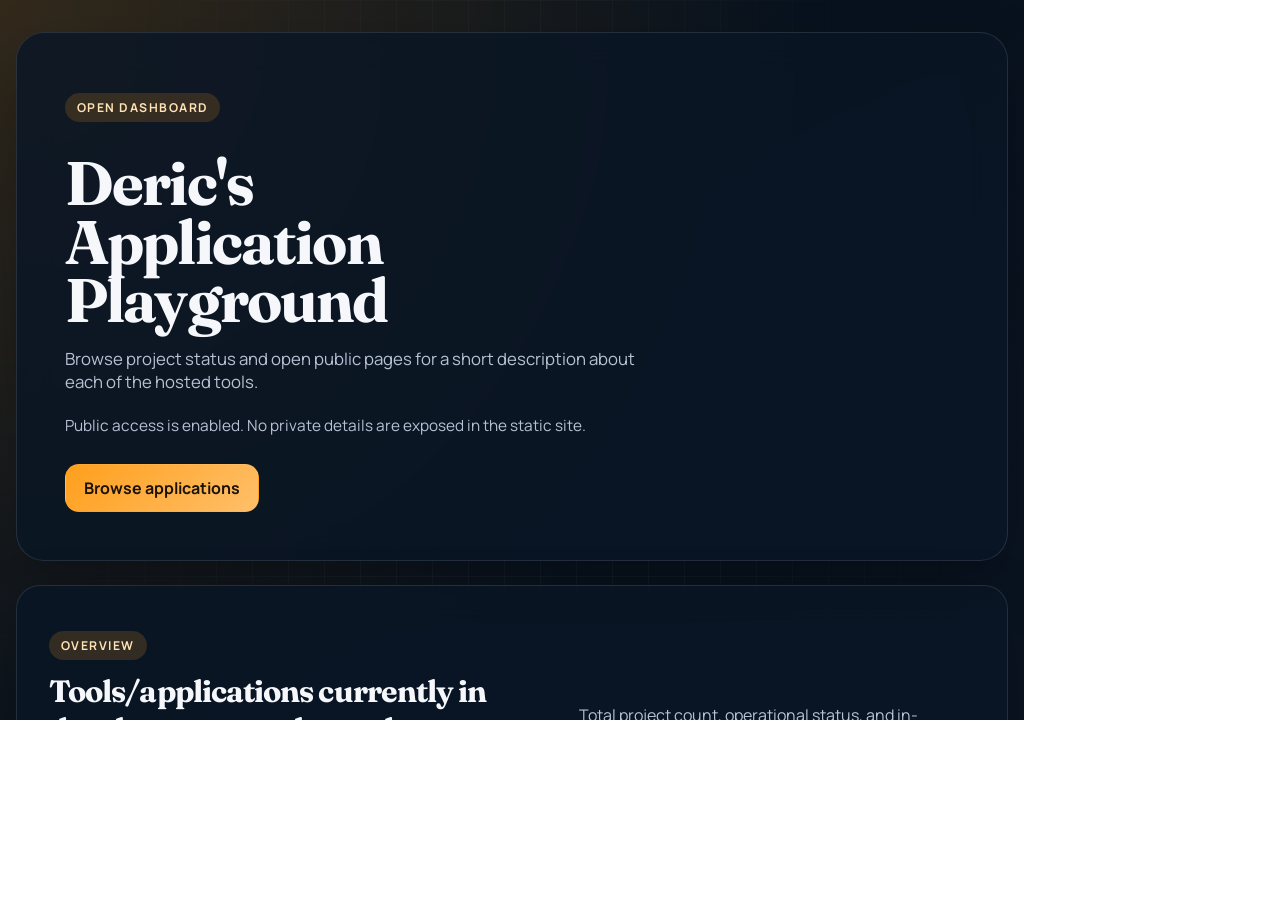
<file: chrome-extension/popup.html>
<!DOCTYPE html>
<html>
  <head>
    <meta charset="UTF-8" />
    <style>
      html, body {
        width: 1024px;
        height: 720px;
        margin: 0;
      }
      iframe {
        width: 100%;
        height: 100%;
        border: none;
      }
    </style>
  </head>
  <body>
    <iframe src="../index.html" sandbox="allow-scripts allow-same-origin allow-forms"></iframe>
  </body>
</html>
</file>
<file: styles.css>
:root {
  color-scheme: dark;
  --bg: #07111f;
  --bg-secondary: #0d1a2b;
  --surface: rgba(10, 22, 38, 0.84);
  --surface-strong: rgba(7, 17, 31, 0.92);
  --surface-soft: rgba(255, 255, 255, 0.06);
  --border: rgba(148, 163, 184, 0.18);
  --text: #f5f7fb;
  --muted: #b7c2d4;
  --accent: #ff9f1c;
  --accent-soft: rgba(255, 159, 28, 0.16);
  --success: #47d7ac;
  --warning: #ffd166;
  --danger: #ff6b6b;
  --shadow: 0 24px 60px rgba(0, 0, 0, 0.28);
}

* {
  box-sizing: border-box;
}

html {
  scroll-behavior: smooth;
}

body {
  margin: 0;
  min-height: 100vh;
  font-family: "Manrope", sans-serif;
  color: var(--text);
  background:
    radial-gradient(
      circle at top left,
      rgba(255, 159, 28, 0.18),
      transparent 28%
    ),
    radial-gradient(
      circle at right center,
      rgba(71, 215, 172, 0.16),
      transparent 24%
    ),
    linear-gradient(145deg, #06101b 0%, #0b1523 50%, #10253e 100%);
}

body::before {
  content: "";
  position: fixed;
  inset: 0;
  pointer-events: none;
  background-image:
    linear-gradient(rgba(255, 255, 255, 0.035) 1px, transparent 1px),
    linear-gradient(90deg, rgba(255, 255, 255, 0.035) 1px, transparent 1px);
  background-size: 36px 36px;
  mask-image: radial-gradient(circle at center, black 40%, transparent 90%);
}

a {
  color: inherit;
}

button {
  font: inherit;
}

.site-shell {
  position: relative;
  width: min(1180px, calc(100% - 32px));
  margin: 0 auto;
  padding: 32px 0 72px;
}

.hero {
  display: block;
  width: 100%;
}

.hero-copy,
.section-block,
.detail-panel,
.tool-card,
.stat-card {
  background: var(--surface);
  border: 1px solid var(--border);
  box-shadow: var(--shadow);
  backdrop-filter: blur(18px);
}

.hero-copy {
  position: relative;
  overflow: hidden;
  border-radius: 28px;
  padding: 48px;
}

.hero-topline {
  display: flex;
  align-items: center;
  gap: 12px;
}

.eyebrow,
.panel-label,
.tool-tag,
.status-pill,
.detail-badge {
  display: inline-flex;
  align-items: center;
  gap: 8px;
  padding: 6px 12px;
  border-radius: 999px;
  font-size: 0.76rem;
  font-weight: 700;
  letter-spacing: 0.12em;
  text-transform: uppercase;
}

.eyebrow,
.panel-label,
.detail-badge {
  background: var(--accent-soft);
  color: #ffe2b6;
}

h1,
h2,
h3 {
  margin: 0;
  font-family: "Fraunces", serif;
  font-weight: 700;
  letter-spacing: -0.03em;
}

h1 {
  margin-top: 20px;
  font-size: clamp(2.6rem, 6vw, 4.8rem);
  line-height: 0.95;
  max-width: 11ch;
}

h2 {
  font-size: clamp(1.6rem, 3vw, 2.35rem);
}

.hero-text,
.section-text,
.owner-note,
.detail-copy,
.detail-list,
.tool-description,
.tool-meta,
.stat-label,
.stat-footnote {
  color: var(--muted);
}

.hero-text {
  max-width: 58ch;
  margin: 18px 0 0;
  font-size: 1.05rem;
}

.hero-links,
.owner-actions {
  display: flex;
  flex-wrap: wrap;
  gap: 12px;
  margin-top: 28px;
}

.hero-auth {
  display: grid;
  gap: 14px;
  max-width: 680px;
  margin-top: 22px;
}

.button {
  display: inline-flex;
  align-items: center;
  justify-content: center;
  min-height: 48px;
  padding: 0 18px;
  border-radius: 14px;
  border: 1px solid transparent;
  text-decoration: none;
  cursor: pointer;
  transition:
    transform 180ms ease,
    border-color 180ms ease,
    background 180ms ease;
}

.button:hover,
.button:focus-visible {
  transform: translateY(-2px);
}

.button:disabled {
  opacity: 0.55;
  cursor: not-allowed;
  transform: none;
}

.button[hidden] {
  display: none;
}

.button.primary {
  background: linear-gradient(135deg, #ff9f1c, #ffbf69);
  color: #1c1307;
  font-weight: 700;
}

.button.secondary,
.button.ghost {
  background: rgba(255, 255, 255, 0.03);
  border-color: rgba(255, 255, 255, 0.12);
  color: var(--text);
}

.owner-note {
  margin: 0;
  font-size: 0.96rem;
}

.auth-required[hidden] {
  display: none !important;
}

.owner-grid {
  display: grid;
  gap: 16px;
  margin-top: 18px;
}

.owner-card {
  border-radius: 20px;
  padding: 20px;
  background: rgba(255, 255, 255, 0.03);
  border: 1px solid rgba(148, 163, 184, 0.2);
}

.page-grid {
  display: grid;
  gap: 24px;
  margin-top: 24px;
}

.section-block {
  border-radius: 24px;
  padding: 32px;
}

.section-heading {
  display: flex;
  justify-content: space-between;
  gap: 16px;
  align-items: end;
  margin-bottom: 24px;
}

.section-text {
  max-width: 54ch;
  margin: 0;
}

.stats-grid,
.tool-grid {
  display: grid;
  gap: 16px;
}

.stats-grid {
  grid-template-columns: repeat(4, minmax(0, 1fr));
}

.stat-card,
.tool-card {
  border-radius: 20px;
  padding: 22px;
}

.stat-card {
  position: relative;
  overflow: hidden;
}

.stat-card::after {
  content: "";
  position: absolute;
  inset: auto -30% -55% auto;
  width: 120px;
  height: 120px;
  border-radius: 50%;
  background: rgba(255, 255, 255, 0.07);
}

.stat-value {
  position: relative;
  margin-top: 18px;
  font-family: "Fraunces", serif;
  font-size: clamp(2rem, 4vw, 3rem);
  color: var(--text);
}

.stat-label,
.stat-footnote {
  position: relative;
  margin: 0;
}

.tools-layout {
  display: grid;
  grid-template-columns: minmax(0, 1.45fr) minmax(280px, 0.85fr);
  gap: 18px;
}

.tool-grid {
  grid-template-columns: repeat(auto-fit, minmax(230px, 1fr));
}

.tool-card {
  display: grid;
  gap: 14px;
  text-align: left;
  cursor: pointer;
  transition:
    transform 180ms ease,
    border-color 180ms ease,
    background 180ms ease;
}

.tool-card:hover,
.tool-card:focus-visible,
.tool-card.is-selected {
  transform: translateY(-3px);
  border-color: rgba(255, 159, 28, 0.4);
  background: rgba(12, 24, 41, 0.96);
}

.tool-card-header,
.tool-card-meta,
.detail-header,
.detail-section,
.detail-links,
.detail-list {
  display: grid;
  gap: 10px;
}

.tool-card-meta {
  grid-template-columns: repeat(2, minmax(0, 1fr));
}

.tool-tag {
  width: fit-content;
  background: rgba(255, 255, 255, 0.06);
  color: var(--text);
}

.status-pill {
  width: fit-content;
}

.status-pill[data-health="healthy"] {
  background: rgba(71, 215, 172, 0.12);
  color: #dffcef;
}

.status-pill[data-health="degraded"] {
  background: rgba(255, 209, 102, 0.12);
  color: #fff1c7;
}

.status-pill[data-health="offline"] {
  background: rgba(255, 107, 107, 0.12);
  color: #ffd5d5;
}

.tool-description,
.tool-meta {
  margin: 0;
}

.detail-panel {
  align-self: start;
  border-radius: 24px;
  padding: 26px;
  min-height: 100%;
}

.detail-title {
  display: flex;
  align-items: start;
  justify-content: space-between;
  gap: 12px;
}

.detail-copy,
.detail-list {
  margin: 0;
}

.detail-list {
  padding-left: 18px;
}

.detail-links {
  grid-template-columns: repeat(auto-fit, minmax(180px, 1fr));
}

.detail-link {
  display: block;
  padding: 14px 16px;
  border: 1px solid rgba(255, 255, 255, 0.08);
  border-radius: 16px;
  text-decoration: none;
  background: rgba(255, 255, 255, 0.03);
}

.detail-link strong,
.detail-link span {
  display: block;
}

.detail-link span {
  margin-top: 6px;
  color: var(--muted);
}

.noscript-banner {
  width: min(1180px, calc(100% - 32px));
  margin: 12px auto 40px;
  padding: 16px 18px;
  border-radius: 16px;
  border: 1px solid rgba(255, 107, 107, 0.25);
  background: rgba(255, 107, 107, 0.12);
  color: #ffe1e1;
  font-family: "Manrope", sans-serif;
}

@media (max-width: 980px) {
  .tools-layout,
  .stats-grid {
    grid-template-columns: 1fr;
  }

  .section-heading {
    align-items: start;
    flex-direction: column;
  }
}

@media (max-width: 640px) {
  .site-shell {
    width: min(100% - 20px, 100%);
    padding-top: 20px;
  }

  .hero-copy,
  .section-block,
  .detail-panel,
  .stat-card,
  .tool-card {
    padding: 20px;
    border-radius: 20px;
  }

  h1 {
    max-width: none;
  }

  .tool-card-meta,
  .detail-links {
    grid-template-columns: 1fr;
  }
}
</file>
<file: bible-plan/styles.css>
:root {
  --bg: #07111f;
  --bg-secondary: #0f1f32;
  --surface: rgba(12, 23, 38, 0.9);
  --panel: rgba(20, 33, 54, 0.9);
  --border: rgba(148, 163, 184, 0.17);
  --text: #f5f7fb;
  --muted: #b9c6d9;
  --accent: #ff9f1c;
  --accent-soft: rgba(255, 159, 28, 0.15);
  --success: #44d6ae;
  --shadow: 0 18px 40px rgba(0, 0, 0, 0.24);
}

* {
  box-sizing: border-box;
}

html, body {
  margin: 0;
  min-height: 100%;
  font-family: "Segoe UI", Tahoma, Geneva, Verdana, sans-serif;
  background: linear-gradient(135deg, #06101a, #0d1a2a 45%, #122943);
  color: var(--text);
}

body {
  min-height: 100vh;
}

button,
input,
select {
  font: inherit;
}

.shell {
  width: min(1200px, calc(100% - 32px));
  margin: 0 auto;
  padding: 32px 0 52px;
}

.topbar,
.panel {
  background: var(--surface);
  border: 1px solid var(--border);
  box-shadow: var(--shadow);
  border-radius: 22px;
}

.topbar {
  display: flex;
  justify-content: space-between;
  align-items: center;
  gap: 12px;
  padding: 22px 28px;
  margin-bottom: 24px;
}

h1, h2, h3, p {
  margin: 0;
}

.eyebrow {
  display: inline-flex;
  padding: 6px 12px;
  border-radius: 999px;
  background: var(--accent-soft);
  color: #f8dca7;
  font-size: 0.72rem;
  letter-spacing: 0.12em;
  text-transform: uppercase;
  font-weight: 700;
}

.eyebrow.subtle {
  background: rgba(255, 255, 255, 0.05);
  color: var(--muted);
}

h1 {
  margin-top: 10px;
  font-size: clamp(2rem, 3vw, 3rem);
}

.layout {
  display: grid;
  grid-template-columns: minmax(260px, 320px) minmax(0, 1fr);
  gap: 24px;
}

.panel {
  padding: 20px;
}

.panel-header,
.progress-header,
.passage-header {
  display: flex;
  justify-content: space-between;
  align-items: center;
  gap: 12px;
}

.main-panel {
  display: grid;
  gap: 18px;
}

.plan-list,
.progress-list {
  display: grid;
  gap: 12px;
  margin-top: 18px;
}

.plan-item,
.progress-item {
  width: 100%;
  text-align: left;
  background: rgba(255, 255, 255, 0.03);
  border: 1px solid var(--border);
  border-radius: 14px;
  padding: 14px 12px;
  color: var(--text);
  cursor: pointer;
}

.plan-item.active,
.progress-item.done {
  border-color: rgba(68, 214, 174, 0.8);
  background: rgba(68, 214, 174, 0.1);
}

.plan-item strong,
.progress-item strong {
  display: block;
  margin-bottom: 6px;
}

.plan-item span,
.progress-item span {
  color: var(--muted);
  font-size: 0.9rem;
}

.plan-form {
  display: grid;
  gap: 16px;
  padding: 18px;
  background: rgba(255, 255, 255, 0.02);
  border: 1px solid var(--border);
  border-radius: 18px;
}

.field-grid {
  display: grid;
  grid-template-columns: repeat(2, minmax(0, 1fr));
  gap: 14px;
}

.field-grid.compact {
  grid-template-columns: repeat(4, minmax(0, 1fr));
}

.field-grid.single {
  grid-template-columns: 1fr;
}

label {
  display: grid;
  gap: 8px;
  color: var(--muted);
  font-size: 0.9rem;
}

input,
select,
button {
  border-radius: 12px;
}

input,
select {
  width: 100%;
  min-height: 42px;
  padding: 10px 12px;
  border: 1px solid rgba(148, 163, 184, 0.22);
  background: rgba(7, 17, 31, 0.85);
  color: var(--text);
}

input[type="range"] {
  padding: 0;
}

.form-actions,
.audio-controls,
.voice-controls {
  display: flex;
  flex-wrap: wrap;
  gap: 12px;
}

.button {
  display: inline-flex;
  align-items: center;
  justify-content: center;
  border: 1px solid transparent;
  border-radius: 12px;
  min-height: 42px;
  padding: 0 16px;
  cursor: pointer;
  text-decoration: none;
}

.button.primary {
  background: linear-gradient(135deg, #ff9f1c, #ffc25d);
  color: #1a1206;
  font-weight: 700;
}

.button.secondary {
  background: rgba(255, 255, 255, 0.02);
  border-color: rgba(255, 255, 255, 0.12);
  color: var(--text);
}

.status-pill {
  display: inline-flex;
  align-items: center;
  justify-content: center;
  min-height: 32px;
  padding: 0 12px;
  border-radius: 999px;
  background: rgba(68, 214, 174, 0.16);
  color: var(--success);
  font-weight: 700;
  letter-spacing: 0.06em;
  text-transform: uppercase;
  font-size: 0.7rem;
}

.reading-panel,
.progress-panel {
  display: grid;
  gap: 16px;
  padding: 18px;
  border: 1px solid var(--border);
  border-radius: 18px;
  background: rgba(255, 255, 255, 0.02);
}

.passage-text {
  line-height: 1.8;
  color: var(--text);
  white-space: pre-line;
  min-height: 120px;
}

.voice-controls {
  align-items: end;
}

.voice-controls label {
  min-width: 170px;
  flex: 1;
}

.progress-item {
  display: flex;
  justify-content: space-between;
  align-items: center;
  gap: 12px;
}

.progress-item button {
  background: transparent;
  border: 0;
  color: var(--text);
  cursor: pointer;
}

.empty-state {
  color: var(--muted);
  padding: 12px 0;
}

@media (max-width: 820px) {
  .layout,
  .field-grid,
  .field-grid.compact {
    grid-template-columns: 1fr;
  }

  .topbar,
  .panel-header,
  .passage-header,
  .progress-header {
    flex-direction: column;
    align-items: flex-start;
  }
}
</file>
